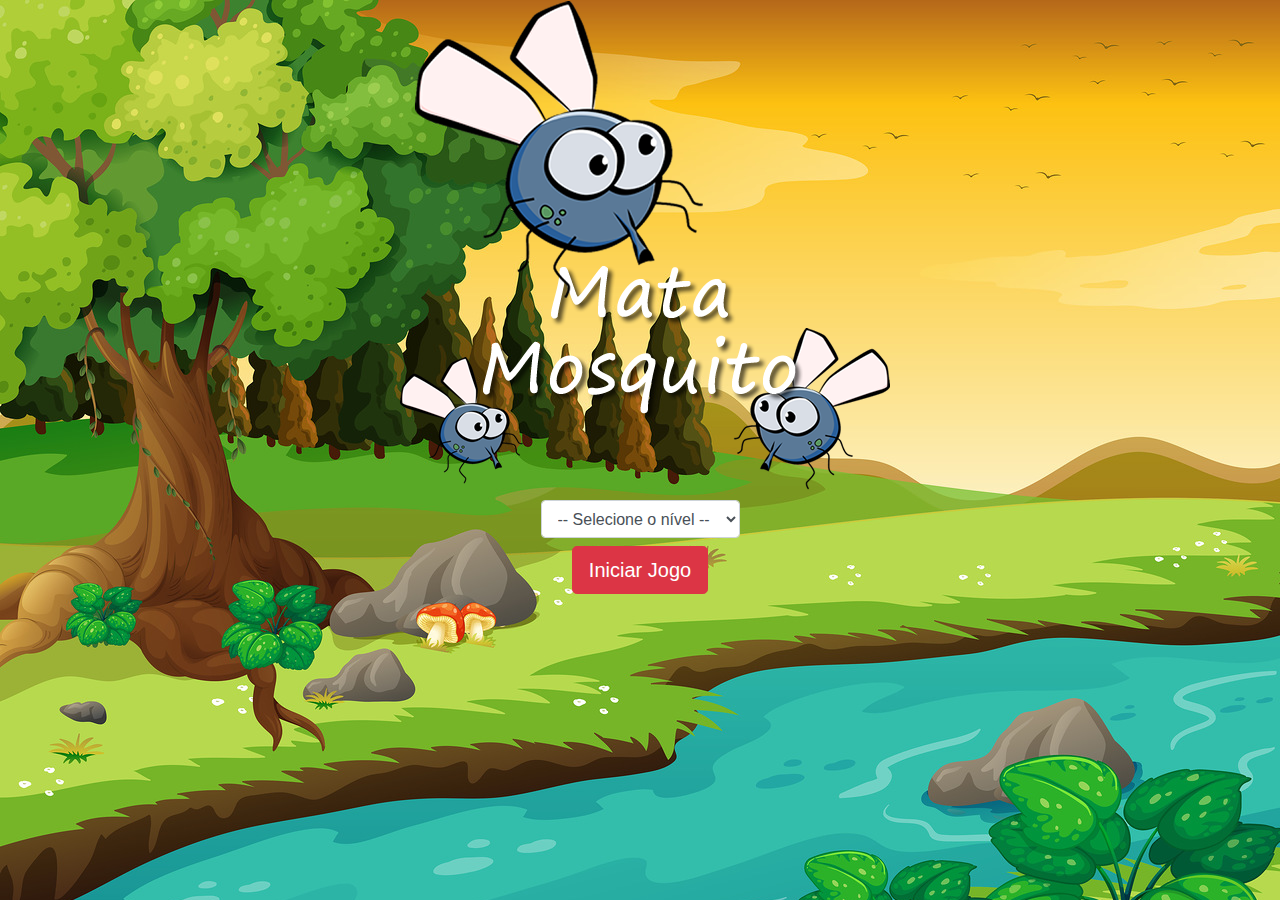
<file: index.html>
<!DOCTYPE html>
<html>
	<head>
		<title></title>
    <meta charset="UTF-8" />
		<link rel="stylesheet" href="https://maxcdn.bootstrapcdn.com/bootstrap/4.0.0/css/bootstrap.min.css" integrity="sha384-Gn5384xqQ1aoWXA+058RXPxPg6fy4IWvTNh0E263XmFcJlSAwiGgFAW/dAiS6JXm" crossorigin="anonymous">

		<link rel="stylesheet" href="estilo.css" />

    <script>
      function iniciarJogo() {
        var nivel = document.getElementById('nivel').value

        if(nivel === '') {
          alert('Selecione um nível para iniciar o jogo')
          return false
        }

        window.location.href = "app.html?" + nivel

      }
    </script>
	</head>
	<body>

		<div class="container">
			<div class="row">
				<div class="col">
					<div class="d-flex justify-content-center">
						<img src="imagens/game.png" />
					</div>
				</div>
			</div>

      <div class="row">
				<div class="col">
					<div class="d-flex justify-content-center">
            <div class="mb-2">
              <select class="form-control" id="nivel">
                <option value="">-- Selecione o nível --</option>
                <option value="normal">Normal</option>
                <option value="dificil">Difícil</option>
                <option value="dificilimooo">Dificilimooo</option>
              </select>
            </div>
          </div>
        </div>
      </div>

			<div class="row">
				<div class="col">
					<div class="d-flex justify-content-center">
						<button type="button" class="btn btn-danger btn-lg" onclick="iniciarJogo()">Iniciar Jogo</button>
					</div>
				</div>
			</div>
		</div>

	</body>
</html>
</file>
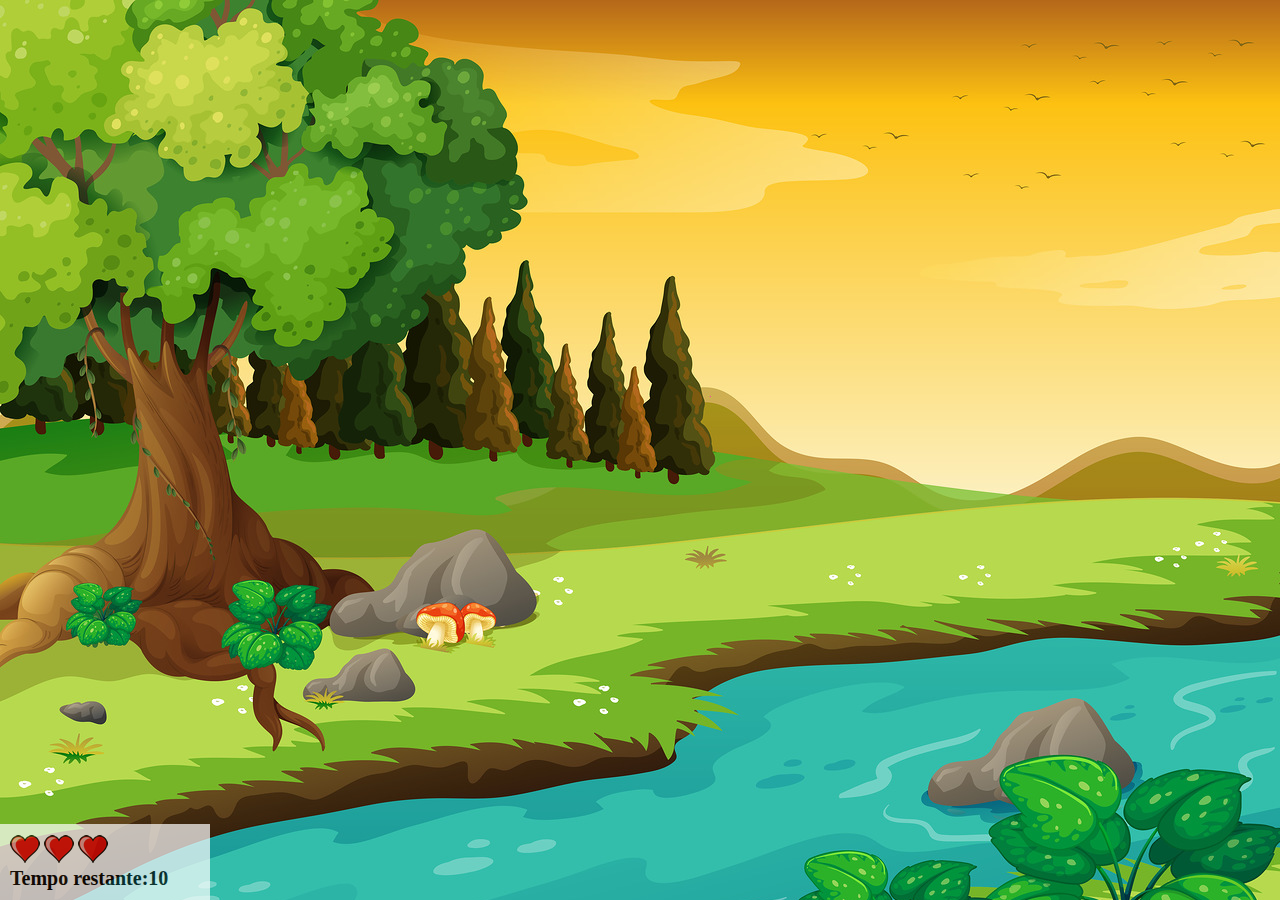
<file: app.html>
<!DOCTYPE html>
<!DOCTYPE html>
<html>
	<head>
		<meta charset="utf-8">
		<title></title>
		<link rel="stylesheet" type="text/css" href="estilo.css">
		<script src="jogo.js"></script>

	</head>
	<body onresize="ajustaTamanhoPalcoJogo()">

		<div class="painel">
			<div class="vida">
				<img id="v1" src="imagens/coracao_cheio.png" />
				<img id="v2" src="imagens/coracao_cheio.png" />
				<img id="v3" src="imagens/coracao_cheio.png" />
			</div>

			<div class="cronometro">Tempo restante:<span id="cronometro"></span></div>
			
		</div>

		<script>

			document.getElementById('cronometro').innerHTML = tempo
	 
			var criarMosquito = setInterval(function() {
				posicaoRandomica()
			},criarMosquitoTempo)


				

		</script>

	</body>
</html>
</file>
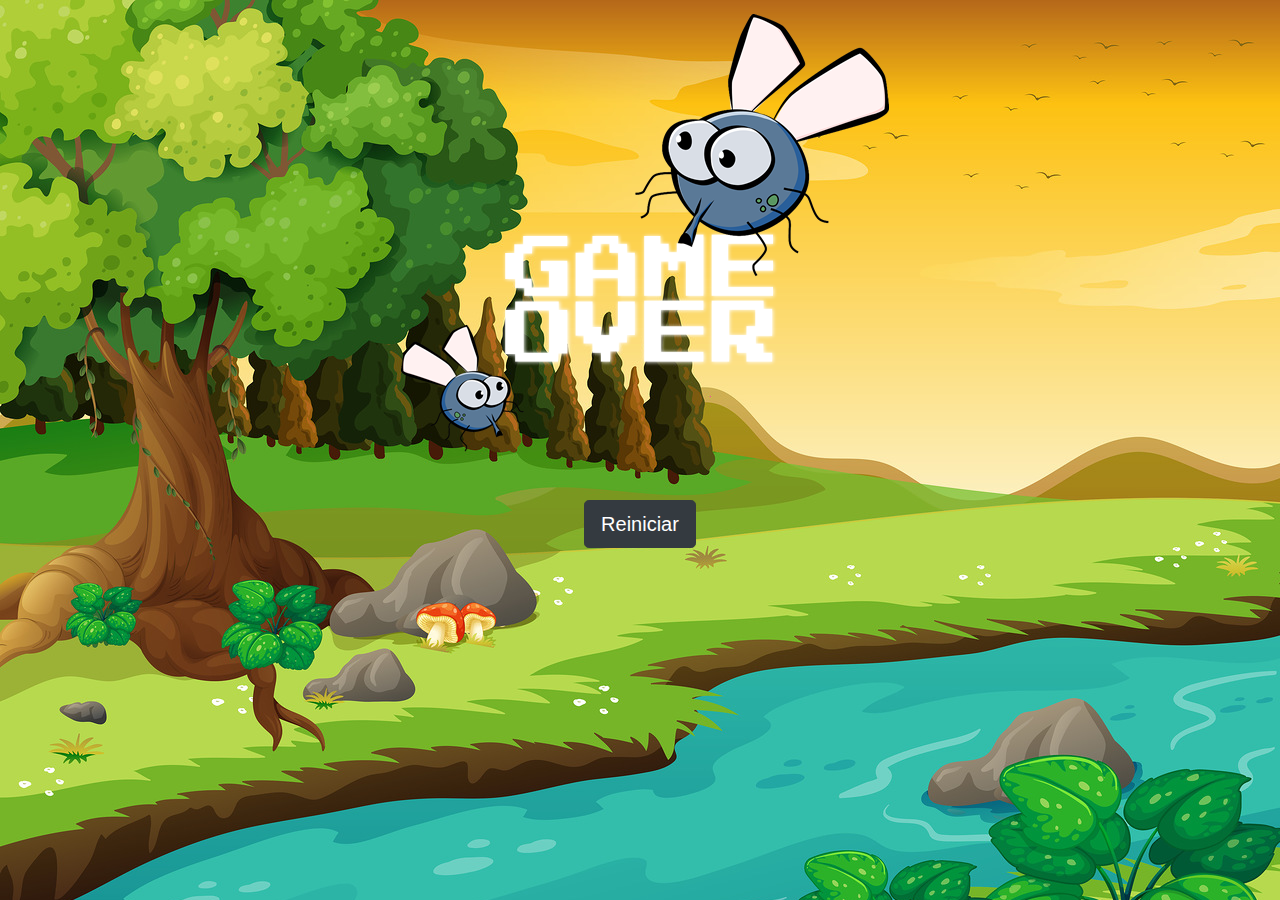
<file: fim_de_jogo.html>
<!DOCTYPE html>
<html>
	<head>
		<title></title>

		<link rel="stylesheet" href="https://maxcdn.bootstrapcdn.com/bootstrap/4.0.0/css/bootstrap.min.css" integrity="sha384-Gn5384xqQ1aoWXA+058RXPxPg6fy4IWvTNh0E263XmFcJlSAwiGgFAW/dAiS6JXm" crossorigin="anonymous">

		<link rel="stylesheet" href="estilo.css" />
	</head>
	<body>

		<div class="container">
			<div class="row">
				<div class="col">
					<div class="d-flex justify-content-center">
						<img src="imagens/game_over.png" />
					</div>
				</div>
			</div>


			<div class="row">
				<div class="col">
					<div class="d-flex justify-content-center">
						<button type="button" class="btn btn-dark btn-lg" onclick="window.location.href = 'index.html' ">Reiniciar</button>
					</div>
				</div>
			</div>
		</div>

	</body>
</html>
</file>
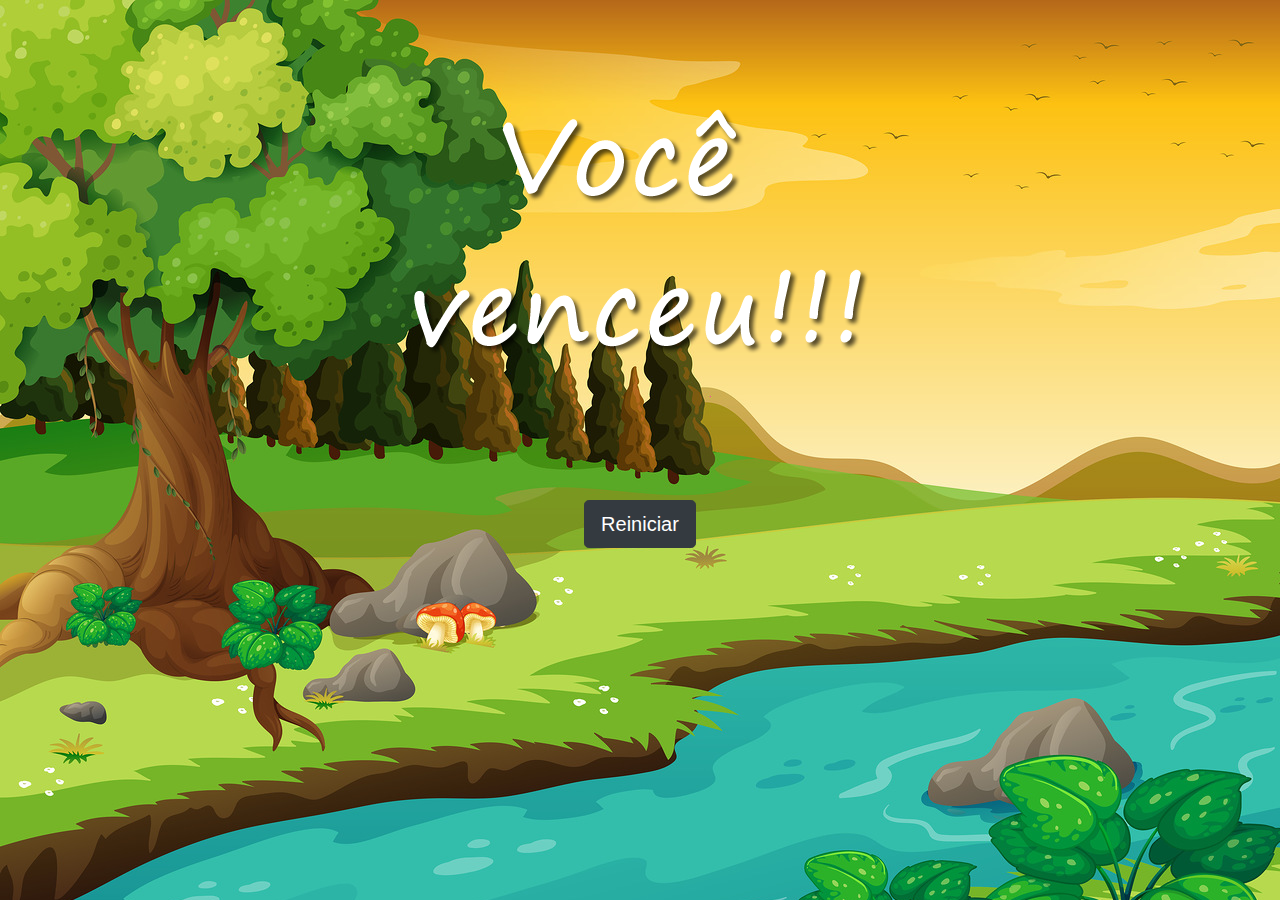
<file: vitoria.html>
<!DOCTYPE html>
<html>
	<head>
		<title></title>

		<link rel="stylesheet" href="https://maxcdn.bootstrapcdn.com/bootstrap/4.0.0/css/bootstrap.min.css" integrity="sha384-Gn5384xqQ1aoWXA+058RXPxPg6fy4IWvTNh0E263XmFcJlSAwiGgFAW/dAiS6JXm" crossorigin="anonymous">

		<link rel="stylesheet" href="estilo.css" />
	</head>
	<body>

		<div class="container">
			<div class="row">
				<div class="col">
					<div class="d-flex justify-content-center">
						<img src="imagens/vitoria.png" />
					</div>
				</div>
			</div>


			<div class="row">
				<div class="col">
					<div class="d-flex justify-content-center">
						<button type="button" class="btn btn-dark btn-lg" onclick="window.location.href = 'index.html' ">Reiniciar</button>
					</div>
				</div>
			</div>
		</div>

	</body>
</html>
</file>
<file: estilo.css>
html{
	cursor: url(imagens/mata_mosquito.png) 30 30 , auto ;
}

body{
	background-image: url(imagens/bg.jpg) ;
	background-repeat: no-repeat ;
	background-size: 100%;
}

.mosquito1{
	width: 50px;
	height: 50px;
}

.mosquito2{
	width: 70px;
	height: 70px;
}

.mosquito3{
	width: 90px;
	height: 90px;
}

.ladoA{
	transform: scaleX(1);
}

.ladoB{
	transform: scaleX(-1);
}

.painel {
	position: absolute;
	width: 190px;
	padding: 10px;
	left: 0px;
	bottom: 0px;
	border-top: solid 1px #fff;
	background-color: #fff;
	opacity: 0.7;
}

.vida{
	float: left;
}

.cronometro{
	float: left;
	font-size: 20px;
	font-weight: bold;
}
</file>
